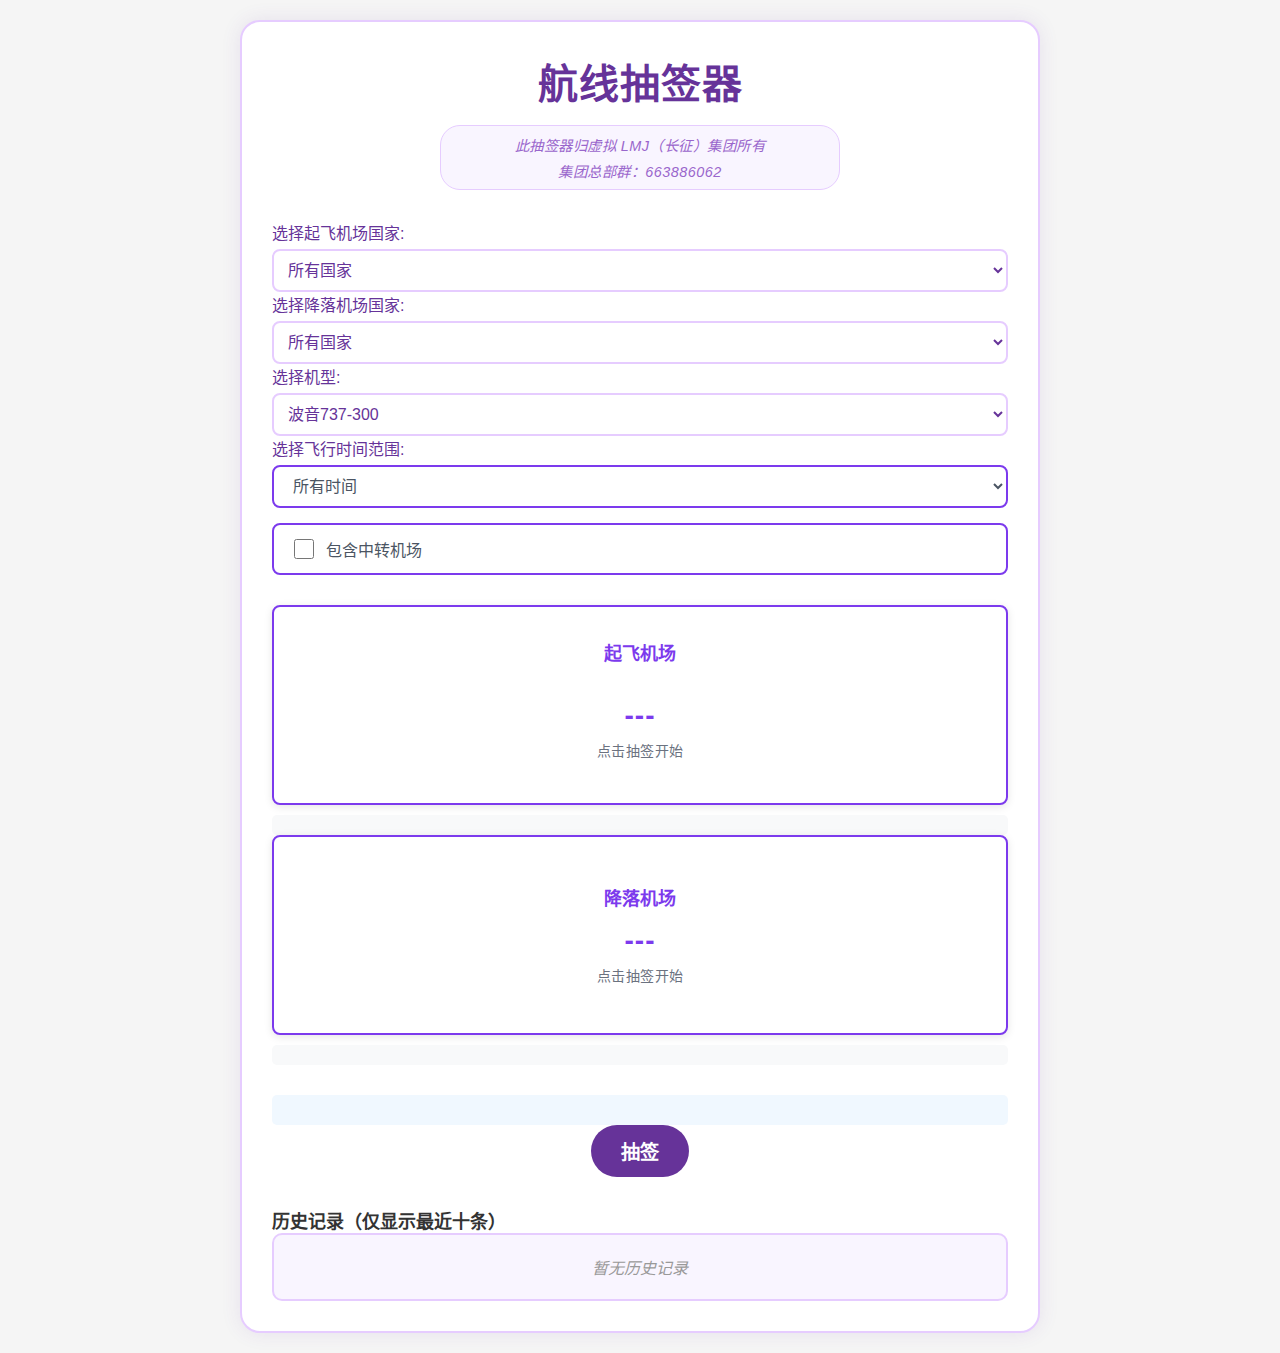
<file: index.html>
<!DOCTYPE html>
<html lang="zh-CN">
<head>
    <meta charset="UTF-8">
    <meta name="viewport" content="width=device-width, initial-scale=1.0">
    <title>航线抽签器</title>
    <link rel="stylesheet" href="style.css">
</head>
<body>
    <div class="container">
        <!-- 标题区域 -->
        <div class="header">
            <h1>航线抽签器</h1>
            <!-- 管理员控制区域 -->
            <div class="admin-controls">
                <p class="copyright">此抽签器归虚拟 LMJ（长征）集团所有</p>
                <p class="copyright">集团总部群：663886062</p>
            </div>
        </div> 

        <!-- 选择区域 -->
        <div class="selection-area">
            <div class="row justify-content-center">
                <div class="col-md-5">
                    <label for="departure-country" class="form-label">选择起飞机场国家:</label>
                    <select id="departure-country" class="form-select">
                        <option value="all">所有国家</option>
                        <option value="china">中国</option>
                        <option value="japan">日本</option>
                        <option value="korea">韩国</option>
                        <option value="thailand">泰国</option>
                        <option value="singapore">新加坡</option>
                        <option value="india">印度</option>
                        <option value="uae">阿联酋</option>
                        <option value="uk">英国</option>
                        <option value="france">法国</option>
                        <option value="germany">德国</option>
                        <option value="spain">西班牙</option>
                        <option value="netherlands">荷兰</option>
                        <option value="switzerland">瑞士</option>
                        <option value="turkey">土耳其</option>
                        <option value="italy">意大利</option>
                        <option value="russia">俄罗斯</option>
                        <option value="usa">美国</option>
                        <option value="canada">加拿大</option>
                        <option value="australia">澳大利亚</option>
                        <option value="newzealand">新西兰</option>
                        <option value="brazil">巴西</option>
                        <option value="argentina">阿根廷</option>
                        <option value="colombia">哥伦比亚</option>
                        <option value="mexico">墨西哥</option>
                        <option value="southafrica">南非</option>
                        <option value="saudiarabia">沙特阿拉伯</option>
                        <option value="qatar">卡塔尔</option>
                        <option value="kuwait">科威特</option>
                        <option value="bahrain">巴林</option>
                    </select>
                </div>
                <div class="col-md-5">
                    <label for="arrival-country" class="form-label">选择降落机场国家:</label>
                    <select id="arrival-country" class="form-select">
                        <option value="all">所有国家</option>
                        <option value="china">中国</option>
                        <option value="japan">日本</option>
                        <option value="korea">韩国</option>
                        <option value="thailand">泰国</option>
                        <option value="singapore">新加坡</option>
                        <option value="india">印度</option>
                        <option value="uae">阿联酋</option>
                        <option value="uk">英国</option>
                        <option value="france">法国</option>
                        <option value="germany">德国</option>
                        <option value="spain">西班牙</option>
                        <option value="netherlands">荷兰</option>
                        <option value="switzerland">瑞士</option>
                        <option value="turkey">土耳其</option>
                        <option value="italy">意大利</option>
                        <option value="russia">俄罗斯</option>
                        <option value="usa">美国</option>
                        <option value="canada">加拿大</option>
                        <option value="australia">澳大利亚</option>
                        <option value="newzealand">新西兰</option>
                        <option value="brazil">巴西</option>
                        <option value="argentina">阿根廷</option>
                        <option value="colombia">哥伦比亚</option>
                        <option value="mexico">墨西哥</option>
                        <option value="southafrica">南非</option>
                        <option value="saudiarabia">沙特阿拉伯</option>
                        <option value="qatar">卡塔尔</option>
                        <option value="kuwait">科威特</option>
                        <option value="bahrain">巴林</option>
                    </select>
                </div>
            </div>
            <div class="row justify-content-center mt-4">
                <div class="col-md-10">
                    <label for="aircraft-type" class="form-label">选择机型:</label>
                    <select id="aircraft-type" class="form-select">
                        <!-- 波音系列 -->
                        <optgroup label="波音系列">
                            <option value="b737-300">波音737-300</option>
                            <option value="b737-700">波音737-700</option>
                            <option value="b737-800">波音737-800</option>
                            <option value="b737-max8">波音737 MAX 8</option>
                            <option value="b747-400">波音747-400</option>
                            <option value="b747-8">波音747-8</option>
                            <option value="b757-200">波音757-200</option>
                            <option value="b767-300">波音767-300</option>
                            <option value="b777-200">波音777-200</option>
                            <option value="b777-300er">波音777-300ER</option>
                            <option value="b777x">波音777X</option>
                            <option value="b787-8">波音787-8</option>
                            <option value="b787-9">波音787-9</option>
                            <option value="b787-10">波音787-10</option>
                            <option value="b797">波音797</option>
                        </optgroup>
                        
                        <!-- 空客系列 -->
                        <optgroup label="空客系列">
                            <option value="a319">空客A319</option>
                            <option value="a320">空客A320</option>
                            <option value="a320neo">空客A320neo</option>
                            <option value="a321">空客A321</option>
                            <option value="a321neo">空客A321neo</option>
                            <option value="a330-200">空客A330-200</option>
                            <option value="a330-300">空客A330-300</option>
                            <option value="a330neo">空客A330neo</option>
                            <option value="a340-300">空客A340-300</option>
                            <option value="a340-600">空客A340-600</option>
                            <option value="a350-900">空客A350-900</option>
                            <option value="a350-1000">空客A350-1000</option>
                            <option value="a380">空客A380</option>
                        </optgroup>
                        
                        <!-- 其他制造商 -->
                        <optgroup label="其他制造商">
                            <option value="embraer-175">巴西航空ERJ-175</option>
                            <option value="embraer-190">巴西航空ERJ-190</option>
                            <option value="embraer-e195">巴西航空E195-E2</option>
                            <option value="crj-900">庞巴迪CRJ-900</option>
                            <option value="atr-72">ATR-72</option>
                            <option value="dhc-8">庞巴迪Dash 8</option>
                            <option value="tu-204">图波列夫TU-204</option>
                            <option value="il-96">伊留申IL-96</option>
                            <option value="c919">中国商飞C919</option>
                            <option value="comac-c929">中国商飞C929</option>
                            <option value="an-124">安东诺夫AN-124</option>
                            <option value="concorde">协和号（超音速）</option>
                        </optgroup>
                    </select>
                </div>
            </div>
            <div class="row justify-content-center mt-4">
                <div class="col-md-10">
                    <label for="flight-time-range" class="form-label">选择飞行时间范围:</label>
                    <select id="flight-time-range" class="form-select custom-select">
                        <option value="all">所有时间</option>
                        <option value="ultrashort">超短途 (1-2小时)</option>
                        <option value="short">短途 (2-5小时)</option>
                        <option value="medium">中长途 (5-12小时)</option>
                        <option value="long">长途 (12-20小时)</option>
                        <option value="ultralong">超远长途 (20小时以上)</option>
                    </select>
                    <div class="form-check mt-3 custom-check-container">
                        <input class="form-check-input custom-checkbox" type="checkbox" id="include-stopover" value="">
                        <label class="form-check-label custom-checkbox-label" for="include-stopover">
                            包含中转机场
                        </label>
                    </div>
                </div>
            </div>
        </div>

        <!-- 机场显示区域 - 支持中转机场 -->
        <div class="airport-display-area">
            <div class="row justify-content-center">
                <!-- 起飞机场及其信息区域 -->
                <div class="col-md-3 airport-section">
                    <div class="airport-card stopover-card transfer-box">
                        <h3>起飞机场</h3>
                        <div id="departure-airport" class="airport-info">
                            <p class="code">---</p>
                            <p class="name">点击抽签开始</p>
                        </div>
                    </div>
                    <div id="first-segment-info" class="flight-segment-info">
                        <!-- 第一段飞行信息将在这里显示 -->
                    </div>
                </div>
                

                
                <!-- 中转机场区域，默认隐藏 -->
                <div class="col-md-3 airport-section" id="stopover-container" style="display: none;">
                    <div class="airport-card stopover-card transfer-box">
                        <h3>中转机场</h3>
                        <div id="stopover-airport" class="airport-info">
                            <p class="code">---</p>
                            <p class="name">中转机场</p>
                        </div>
                    </div>
                    <div id="second-segment-info" class="flight-segment-info">
                        <!-- 第二段飞行信息将在这里显示 -->
                    </div>
                </div>
                

                
                <!-- 降落机场及其信息区域 -->
                <div class="col-md-3 airport-section">
                    <div class="airport-card stopover-card transfer-box">
                        <div id="arrival-airport" class="airport-info">
                            <h3>降落机场</h3>
                            <p class="code">---</p>
                            <p class="name">点击抽签开始</p>
                        </div>
                    </div>
                    <div id="total-flight-info" class="flight-segment-info">
                        <!-- 总飞行信息将在这里显示 -->
                    </div>
                </div>
            </div>
        </div>
        
        <!-- 非中转模式下的中间信息显示区域 -->
        <div id="flight-info" class="flight-info">
            <!-- 非中转模式下的飞行信息将在这里动态显示 -->
        </div>
        
        <style>
            /* 中转机场相关样式 */
            .airport-card {
                background-color: #ffffff;
                border: 2px solid #7c3aed;
                border-radius: 8px;
                padding: 25px 30px;
                text-align: center;
                transition: all 0.3s ease-in-out;
                box-shadow: 0 2px 8px rgba(0,0,0,0.1);
                width: 100%;
                min-height: 200px;
                display: flex;
                flex-direction: column;
                justify-content: center;
            }
            
            .airport-card h3 {
                color: #7c3aed;
                margin-bottom: 15px;
                font-size: 18px;
                font-weight: 600;
            }
            
            .airport-card .airport-info .code {
                color: #7c3aed;
                font-size: 28px;
                font-weight: bold;
                margin: 10px 0;
            }
            
            .airport-card .airport-info .name {
                color: #6b7280;
                font-size: 14px;
                line-height: 1.4;
            }
            
            .stopover-card, .transfer-box {
                /* 继承airport-card的样式 */
            }
            
            /* 自定义复选框容器样式 */
            .custom-check-container {
                background-color: #ffffff;
                border: 2px solid #7c3aed;
                border-radius: 8px;
                padding: 12px 20px;
                display: flex;
                align-items: center;
                margin-top: 15px;
            }
            
            /* 自定义复选框样式 */
            .custom-checkbox {
                width: 20px;
                height: 20px;
                border: 2px solid #7c3aed;
                border-radius: 4px;
                margin-right: 12px;
                cursor: pointer;
            }
            
            .custom-checkbox:checked {
                background-color: #7c3aed;
                border-color: #7c3aed;
            }
            
            /* 自定义复选框标签样式 */
            .custom-checkbox-label {
                font-size: 16px;
                color: #4b5563;
                cursor: pointer;
                margin-bottom: 0;
                flex: 1;
            }
            
            /* 自定义选择框样式 */
            .custom-select {
                background-color: #ffffff;
                border: 2px solid #7c3aed;
                border-radius: 8px;
                padding: 10px 15px;
                font-size: 16px;
                color: #4b5563;
                width: 100%;
                cursor: pointer;
                transition: border-color 0.3s ease;
            }
            
            .custom-select:focus {
                border-color: #7c3aed;
                box-shadow: 0 0 0 2px rgba(124, 58, 237, 0.2);
                outline: none;
            }
            
            .custom-select option {
                padding: 8px;
                background-color: #ffffff;
                color: #4b5563;
            }
            
            .transfer-arrow {
                font-size: 24px;
                color: #007bff;
                font-weight: bold;
            }
            
            .flight-info .segment {
                margin-bottom: 10px;
                padding-bottom: 10px;
                border-bottom: 1px solid #ddd;
            }
            
            .flight-info .segment-title {
                font-weight: bold;
                color: #333;
                margin-bottom: 5px;
            }
            
            .flight-info .transfer {
                color: #ffc107;
                font-weight: bold;
                margin: 5px 0;
            }
            
            .flight-info .total {
                margin-top: 15px;
                padding-top: 10px;
                border-top: 2px solid #007bff;
            }
            
            .flight-info .total-title {
                font-weight: bold;
                color: #333;
                margin-bottom: 5px;
            }
            
            /* 新的机场区域样式 */
            .airport-section {
                display: flex;
                flex-direction: column;
                align-items: center;
            }
            
            .flight-segment-info {
                width: 100%;
                margin-top: 10px;
                padding: 10px;
                background-color: #f8f9fa;
                border-radius: 5px;
                text-align: center;
                font-size: 14px;
            }
            
            .flight-segment-info p {
                margin: 3px 0;
            }
            
            .flight-segment-info .distance {
                color: #007bff;
                font-weight: bold;
            }
            
            .flight-segment-info .time {
                color: #28a745;
                font-weight: bold;
            }
            
            .flight-segment-info .segment-label {
                font-weight: bold;
                color: #666;
                font-size: 12px;
            }
            
            /* 非中转模式下的中间信息显示区域样式 */
            .flight-info {
                text-align: center;
                padding: 15px;
                background-color: #f0f8ff;
                border-radius: 5px;
                margin-top: 10px;
                display: none; /* 默认隐藏，在非中转模式下显示 */
            }
            
            .flight-info .distance {
                font-size: 18px;
                color: #007bff;
                font-weight: bold;
            }
            
            .flight-info .time {
                font-size: 16px;
                color: #555;
            }
            
            /* 响应式调整 */
            @media (max-width: 768px) {
                .airport-display-area .row {
                    flex-direction: column;
                }
                
                .airport-card {
                    margin-bottom: 15px;
                    width: 100% !important;
                }
                
                .airport-section {
                    width: 100%;
                    margin-bottom: 15px;
                }
                
                .transfer-arrow {
                    transform: rotate(90deg);
                    margin: 10px 0;
                }
                
                .second-arrow {
                    display: none;
                }
                
                #stopover-container {
                    order: 3;
                }
                
                .flight-info-area {
                    order: 4;
                }
            }
        </style>

        <!-- 抽签按钮 -->
        <div class="draw-button-area">
            <button id="draw-btn" class="btn draw-btn">抽签</button>
        </div>

        <!-- 历史记录区域 -->
        <div class="history-area">
            <h2>历史记录（仅显示最近十条）</h2>
            <div id="history-list" class="history-list">
                <!-- 历史记录将通过JavaScript动态添加 -->
                <p class="no-history">暂无历史记录</p>
            </div>
        </div>
    </div>

    <link rel="stylesheet" href="https://cdnjs.cloudflare.com/ajax/libs/font-awesome/6.0.0/css/all.min.css">
    <script src="app.js"></script>
</body>
</html>
</file>
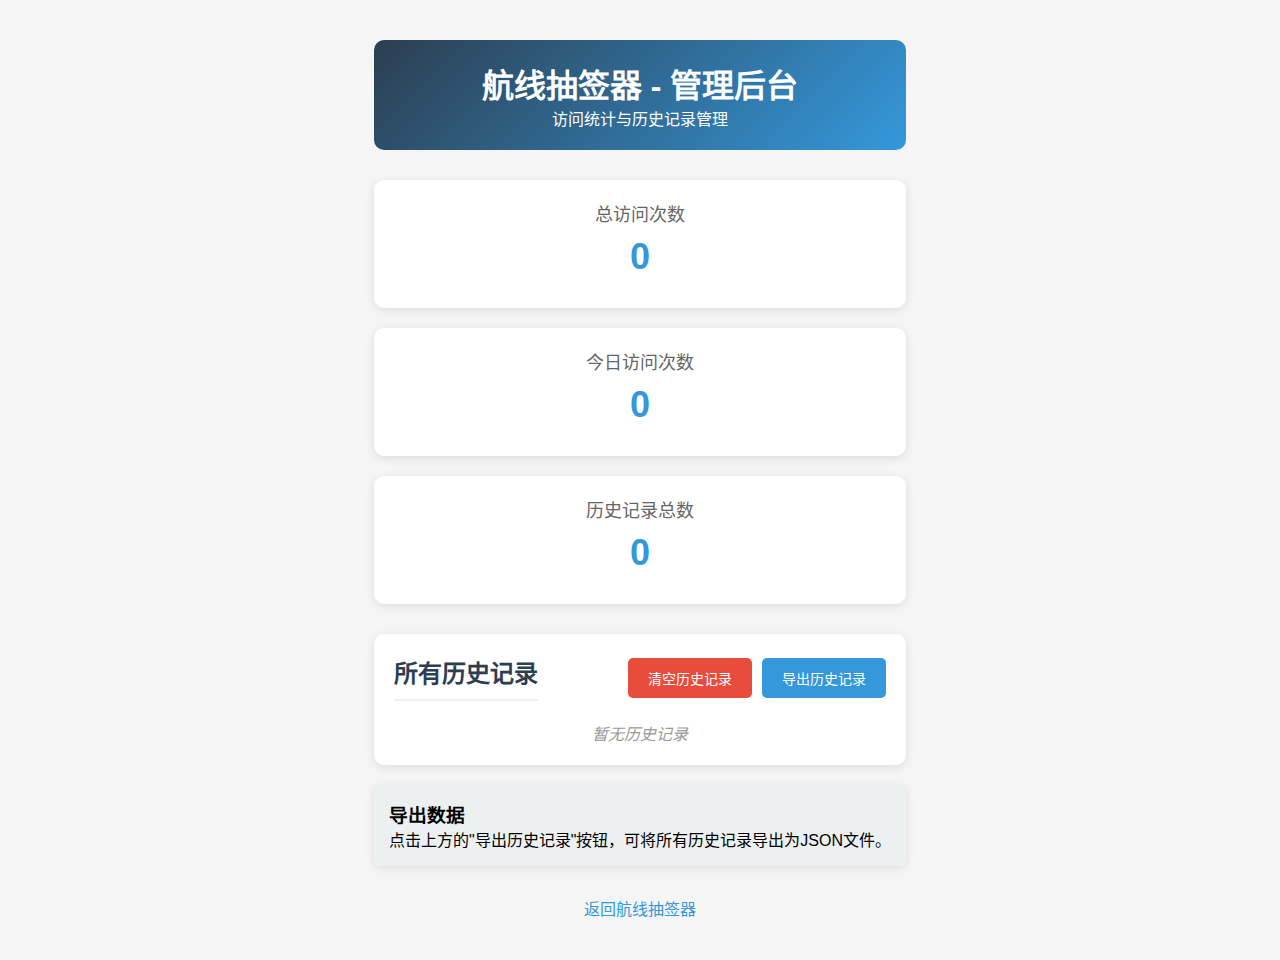
<file: admin.html>
<!DOCTYPE html>
<html lang="zh-CN">
<head>
    <meta charset="UTF-8">
    <meta name="viewport" content="width=device-width, initial-scale=1.0">
    <title>航线抽签器 - 管理后台</title>
    <link rel="stylesheet" href="style.css">
    <style>
        .admin-container {
            max-width: 1200px;
            margin: 0 auto;
            padding: 20px;
        }
        
        .admin-header {
            text-align: center;
            margin-bottom: 30px;
            padding: 20px;
            background: linear-gradient(135deg, #2c3e50, #3498db);
            color: white;
            border-radius: 10px;
        }
        
        .stats-cards {
            display: grid;
            grid-template-columns: repeat(auto-fit, minmax(300px, 1fr));
            gap: 20px;
            margin-bottom: 30px;
        }
        
        .stat-card {
            background: white;
            padding: 20px;
            border-radius: 10px;
            box-shadow: 0 2px 10px rgba(0,0,0,0.1);
            text-align: center;
        }
        
        .stat-number {
            font-size: 36px;
            font-weight: bold;
            color: #3498db;
            margin: 10px 0;
        }
        
        .stat-label {
            color: #666;
            font-size: 18px;
        }
        
        .admin-section {
            background: white;
            padding: 20px;
            border-radius: 10px;
            box-shadow: 0 2px 10px rgba(0,0,0,0.1);
            margin-bottom: 20px;
        }
        
        .admin-section h2 {
            color: #2c3e50;
            margin-top: 0;
            border-bottom: 2px solid #ecf0f1;
            padding-bottom: 10px;
        }
        
        .full-history {
            max-height: 600px;
            overflow-y: auto;
        }
        
        .history-item {
            padding: 15px;
            border-bottom: 1px solid #ecf0f1;
            transition: background-color 0.3s;
        }
        
        .history-item:hover {
            background-color: #f8f9fa;
        }
        
        .history-controls {
            display: flex;
            justify-content: space-between;
            align-items: center;
            margin-bottom: 20px;
        }
        
        .admin-actions {
            display: flex;
            gap: 10px;
        }
        
        .btn {
            padding: 10px 20px;
            border: none;
            border-radius: 5px;
            cursor: pointer;
            font-size: 14px;
            transition: background-color 0.3s;
        }
        
        .btn-primary {
            background-color: #3498db;
            color: white;
        }
        
        .btn-primary:hover {
            background-color: #2980b9;
        }
        
        .btn-danger {
            background-color: #e74c3c;
            color: white;
        }
        
        .btn-danger:hover {
            background-color: #c0392b;
        }
        
        .btn-secondary {
            background-color: #95a5a6;
            color: white;
        }
        
        .btn-secondary:hover {
            background-color: #7f8c8d;
        }
        
        .export-data {
            margin-top: 20px;
            padding: 15px;
            background-color: #ecf0f1;
            border-radius: 5px;
        }
        
        .back-link {
            text-align: center;
            margin-top: 30px;
        }
        
        .back-link a {
            color: #3498db;
            text-decoration: none;
            font-size: 16px;
        }
        
        .back-link a:hover {
            text-decoration: underline;
        }
    </style>
</head>
<body>
    <div class="admin-container">
        <div class="admin-header">
            <h1>航线抽签器 - 管理后台</h1>
            <p>访问统计与历史记录管理</p>
        </div>
        
        <!-- 统计卡片 -->
        <div class="stats-cards">
            <div class="stat-card">
                <div class="stat-label">总访问次数</div>
                <div id="total-visits" class="stat-number">0</div>
            </div>
            <div class="stat-card">
                <div class="stat-label">今日访问次数</div>
                <div id="today-visits" class="stat-number">0</div>
            </div>
            <div class="stat-card">
                <div class="stat-label">历史记录总数</div>
                <div id="total-history" class="stat-number">0</div>
            </div>
        </div>
        
        <!-- 历史记录管理 -->
        <div class="admin-section">
            <div class="history-controls">
                <h2>所有历史记录</h2>
                <div class="admin-actions">
                    <button id="clear-history" class="btn btn-danger">清空历史记录</button>
                    <button id="export-history" class="btn btn-primary">导出历史记录</button>
                </div>
            </div>
            
            <div id="full-history" class="full-history">
                <p class="no-history">暂无历史记录</p>
            </div>
        </div>
        
        <!-- 导出数据区域 -->
        <div class="admin-section export-data">
            <h3>导出数据</h3>
            <p>点击上方的"导出历史记录"按钮，可将所有历史记录导出为JSON文件。</p>
        </div>
        
        <div class="back-link">
            <a href="index.html">返回航线抽签器</a>
        </div>
    </div>

    <script>
        // 获取DOM元素
        const totalVisitsElement = document.getElementById('total-visits');
        const todayVisitsElement = document.getElementById('today-visits');
        const totalHistoryElement = document.getElementById('total-history');
        const fullHistoryElement = document.getElementById('full-history');
        const clearHistoryButton = document.getElementById('clear-history');
        const exportHistoryButton = document.getElementById('export-history');
        
        // 国家映射（从app.js复制）
        const countryMap = {
            'china': '中国',
            'japan': '日本',
            'korea': '韩国',
            'thailand': '泰国',
            'singapore': '新加坡',
            'india': '印度',
            'uae': '阿联酋',
            'uk': '英国',
            'france': '法国',
            'germany': '德国',
            'spain': '西班牙',
            'netherlands': '荷兰',
            'switzerland': '瑞士',
            'turkey': '土耳其',
            'italy': '意大利',
            'russia': '俄罗斯',
            'usa': '美国',
            'canada': '加拿大',
            'australia': '澳大利亚',
            'newzealand': '新西兰',
            'brazil': '巴西',
            'argentina': '阿根廷',
            'colombia': '哥伦比亚',
            'mexico': '墨西哥',
            'southafrica': '南非',
            'saudiarabia': '沙特阿拉伯',
            'qatar': '卡塔尔',
            'kuwait': '科威特',
            'bahrain': '巴林'
        };
        
        // 加载访问统计
        function loadVisitStats() {
            // 获取访问统计数据
            const visitsData = JSON.parse(localStorage.getItem('visitStats') || '{"total": 0, "today": 0, "lastVisit": ""}');
            
            // 显示统计数据
            totalVisitsElement.textContent = visitsData.total;
            todayVisitsElement.textContent = visitsData.today;
        }
        
        // 加载并显示所有历史记录
        function loadAndDisplayHistory() {
            // 从localStorage加载历史记录
            const history = JSON.parse(localStorage.getItem('flightDrawHistory') || '[]');
            
            // 更新历史记录总数
            totalHistoryElement.textContent = history.length;
            
            // 如果没有历史记录
            if (history.length === 0) {
                fullHistoryElement.innerHTML = '<p class="no-history">暂无历史记录</p>';
                return;
            }
            
            let html = '';
            
            // 遍历所有历史记录
            history.forEach((route, index) => {
                let routeHtml = `${route.departure.code} → ${route.arrival.code}`;
                let routeNameHtml = `${route.departure.name} → ${route.arrival.name}`;
                let distanceHtml = `<p>飞行距离: ${route.distance} km</p>`;
                let timeHtml = `<p>预计飞行时间: ${route.flightTime}</p>`;
                let stopoverHtml = '';
                
                if (route.stopover) {
                    const stopoverCountry = countryMap[route.stopover.country] || route.stopover.country;
                    routeHtml = `${route.departure.code} → ${route.stopover.code} → ${route.arrival.code}`;
                    routeNameHtml = `${route.departure.name} → ${route.stopover.name}（${stopoverCountry}）→ ${route.arrival.name}`;
                    distanceHtml = `
                        <p>第一段距离: ${route.distance1} km</p>
                        <p>第二段距离: ${route.distance2} km</p>
                        <p>总飞行距离: ${route.totalDistance} km</p>
                    `;
                    timeHtml = `
                        <p>第一段时间: ${route.flightTime1}</p>
                        <p>第二段时间: ${route.flightTime2}</p>
                        <p>预计飞行时间: ${route.flightTime}（仅计算预计飞行时间）</p>
                    `;
                    stopoverHtml = `<p><small>中转机场: ${route.stopover.code} - ${route.stopover.name}（${stopoverCountry}）</small></p>`;
                }
                
                html += `
                    <div class="history-item">
                        <div style="display: flex; justify-content: space-between; align-items: center;">
                            <p><strong>记录 ${index + 1}:</strong> ${routeHtml}</p>
                            <p class="timestamp">${route.timestamp}</p>
                        </div>
                        <p>${routeNameHtml}</p>
                        ${stopoverHtml}
                        <p>机型: ${route.aircraft}</p>
                        ${distanceHtml}
                        ${timeHtml}
                    </div>
                `;
            });
            
            fullHistoryElement.innerHTML = html;
        }
        
        // 清空历史记录
        clearHistoryButton.addEventListener('click', function() {
            if (confirm('确定要清空所有历史记录吗？此操作不可恢复！')) {
                localStorage.removeItem('flightDrawHistory');
                loadAndDisplayHistory();
                alert('历史记录已清空');
            }
        });
        
        // 导出历史记录为JSON文件
        exportHistoryButton.addEventListener('click', function() {
            const history = JSON.parse(localStorage.getItem('flightDrawHistory') || '[]');
            
            if (history.length === 0) {
                alert('没有历史记录可以导出');
                return;
            }
            
            // 创建JSON字符串
            const jsonString = JSON.stringify(history, null, 2);
            
            // 创建Blob对象
            const blob = new Blob([jsonString], { type: 'application/json' });
            
            // 创建下载链接
            const url = URL.createObjectURL(blob);
            const a = document.createElement('a');
            a.href = url;
            a.download = `flight-history-${new Date().toISOString().split('T')[0]}.json`;
            
            // 触发下载
            document.body.appendChild(a);
            a.click();
            
            // 清理
            document.body.removeChild(a);
            URL.revokeObjectURL(url);
        });
        
        // 初始化
        function init() {
            loadVisitStats();
            loadAndDisplayHistory();
        }
        
        // 页面加载完成后初始化
        document.addEventListener('DOMContentLoaded', init);
    </script>
</body>
</html>
</file>
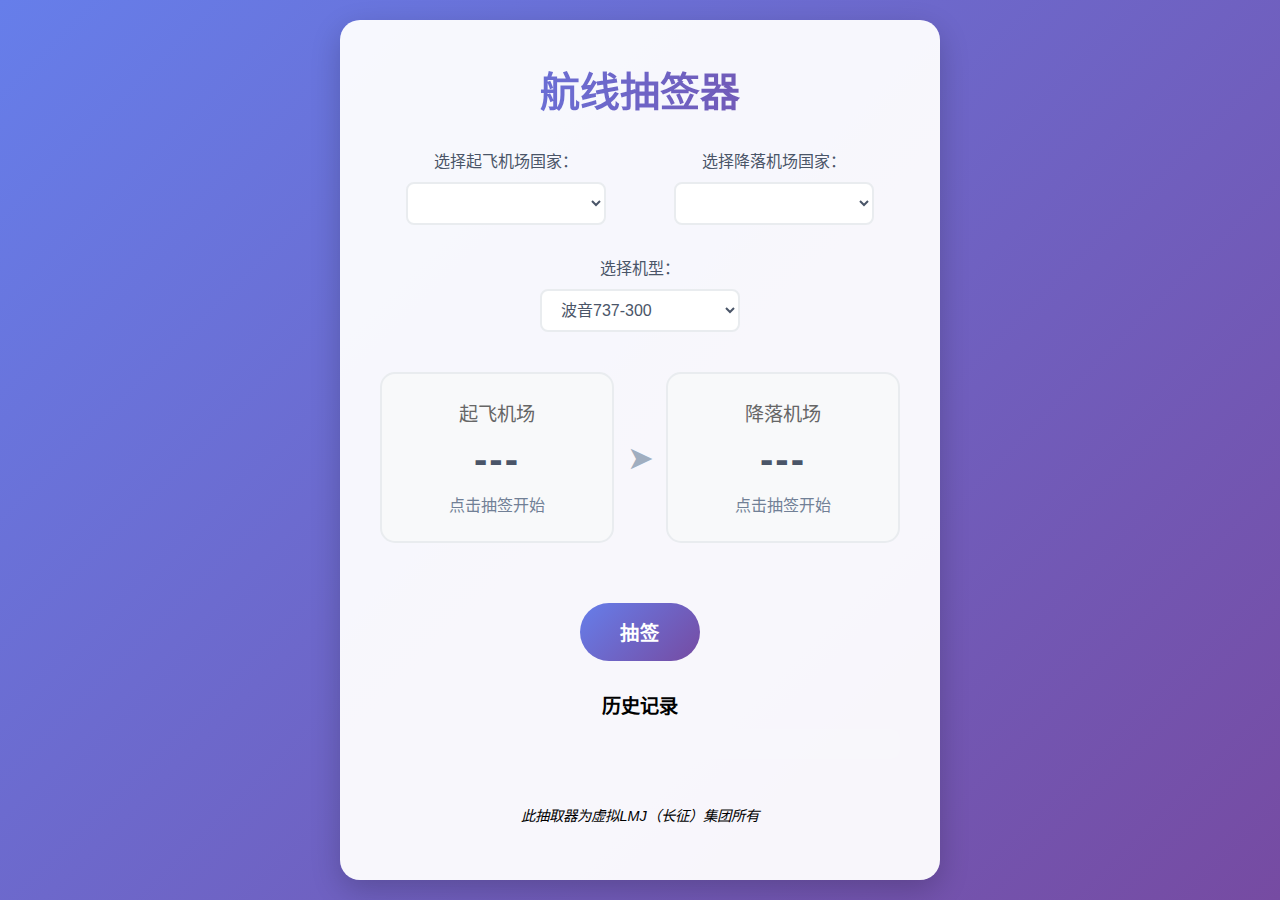
<file: 航线抽签器.html>
<!DOCTYPE html>
<html lang="zh-CN">
<head>
    <meta charset="UTF-8">
    <meta name="viewport" content="width=device-width, initial-scale=1.0">
    <title>航线抽签器</title>
    <style>
        * {
            margin: 0;
            padding: 0;
            box-sizing: border-box;
            font-family: 'Segoe UI', Tahoma, Geneva, Verdana, sans-serif;
        }
        
        body {
            background: linear-gradient(135deg, #667eea 0%, #764ba2 100%);
            min-height: 100vh;
            display: flex;
            justify-content: center;
            align-items: center;
            padding: 20px;
        }
        
        .container {
            background: rgba(255, 255, 255, 0.95);
            border-radius: 20px;
            padding: 40px;
            box-shadow: 0 10px 30px rgba(0, 0, 0, 0.2);
            text-align: center;
            max-width: 600px;
            width: 100%;
        }
        
        h1 {
            color: #333;
            margin-bottom: 30px;
            font-size: 2.5rem;
            font-weight: 700;
            background: linear-gradient(to right, #667eea, #764ba2);
            -webkit-background-clip: text;
            background-clip: text;
            color: transparent;
        }
        
        .airport-display {
            display: flex;
            justify-content: space-between;
            align-items: center;
            margin: 40px 0;
            position: relative;
        }
        
        .airport {
            background: #f8f9fa;
            border: 2px solid #e9ecef;
            border-radius: 15px;
            padding: 25px;
            width: 45%;
            transition: all 0.3s ease;
        }
        
        .airport:hover {
            transform: translateY(-5px);
            box-shadow: 0 5px 15px rgba(0, 0, 0, 0.1);
        }
        
        .airport h2 {
            font-size: 1.2rem;
            color: #666;
            margin-bottom: 10px;
            font-weight: 500;
        }
        
        .airport-code {
            font-size: 2.5rem;
            font-weight: 700;
            color: #4a5568;
            letter-spacing: 2px;
            margin-bottom: 10px;
        }
        
        .airport-name {
            font-size: 1rem;
            color: #718096;
        }
        
        .arrow {
            font-size: 2rem;
            color: #a0aec0;
            animation: pulse 2s infinite;
        }
        
        @keyframes pulse {
            0% { transform: scale(1); }
            50% { transform: scale(1.1); }
            100% { transform: scale(1); }
        }
        
        .btn {
            background: linear-gradient(135deg, #667eea 0%, #764ba2 100%);
            color: white;
            border: none;
            padding: 15px 40px;
            font-size: 1.2rem;
            font-weight: 600;
            border-radius: 50px;
            cursor: pointer;
            transition: all 0.3s ease;
            outline: none;
            margin-top: 20px;
            text-transform: uppercase;
            letter-spacing: 1px;
        }
        
        .btn:hover {
            transform: translateY(-3px);
            box-shadow: 0 10px 20px rgba(102, 126, 234, 0.4);
        }
        
        .btn:active {
            transform: translateY(-1px);
        }
        
        /* 已添加机场列表样式 */
        .airports-list-container {
            margin-top: 30px;
        }
        
        .airports-list-container h3 {
            margin-bottom: 10px;
            font-size: 1.2rem;
        }
        
        .airports-list {
            background-color: rgba(255, 255, 255, 0.1);
            border-radius: 8px;
            padding: 15px;
            max-height: 200px;
            overflow-y: auto;
            display: grid;
            grid-template-columns: repeat(auto-fill, minmax(200px, 1fr));
            gap: 10px;
        }
        
        .airport-item {
            background-color: rgba(255, 255, 255, 0.05);
            padding: 10px;
            border-radius: 6px;
            transition: background-color 0.3s ease;
        }
        
        .airport-item:hover {
            background-color: rgba(255, 255, 255, 0.1);
        }
        
        .airport-item-code {
            font-weight: bold;
            color: #667eea;
            font-size: 1.1rem;
        }
        
        .airport-item-name {
            font-size: 0.9rem;
            margin-top: 3px;
        }
        
        .airport-item-country {
            font-size: 0.8rem;
            color: #aaa;
            margin-top: 2px;
        }
        
        /* 历史记录样式 */
        .history {
            margin-top: 30px;
        }
        
        .history h3 {
            margin-bottom: 10px;
            font-size: 1.2rem;
        }
        
        .history-list {
            background-color: rgba(255, 255, 255, 0.1);
            border-radius: 8px;
            padding: 15px;
            max-height: 200px;
            overflow-y: auto;
        }
        
        .history-item {
            padding: 8px 0;
            border-bottom: 1px solid rgba(255, 255, 255, 0.1);
            font-size: 0.9rem;
        }
        
        .history-item:last-child {
            border-bottom: none;
        }
        
        /* 归属提示样式 */
        .owner-info {
            margin-top: 30px;
            padding: 15px;
            background-color: rgba(255, 255, 255, 0.05);
            border-radius: 8px;
            text-align: center;
            font-style: italic;
            color: #000000;
            font-size: 0.9rem;
        }
        
        /* 国家选择样式 */
        .country-selection {
            display: flex;
            justify-content: space-around;
            margin-bottom: 30px;
            flex-wrap: wrap;
            gap: 15px;
        }
        
        /* 头部操作按钮 */
        .header-actions {
            display: flex;
            justify-content: flex-end;
            gap: 10px;
            margin-bottom: 20px;
        }
        
        .btn-small {
            background: linear-gradient(135deg, #667eea 0%, #764ba2 100%);
            color: white;
            border: none;
            padding: 8px 15px;
            font-size: 0.9rem;
            font-weight: 500;
            border-radius: 20px;
            cursor: pointer;
            transition: all 0.3s ease;
            outline: none;
        }
        
        .btn-small:hover {
            transform: translateY(-2px);
            box-shadow: 0 5px 10px rgba(102, 126, 234, 0.3);
        }
        
        /* 模态框样式 */
        .modal {
            display: none;
            position: fixed;
            z-index: 1;
            left: 0;
            top: 0;
            width: 100%;
            height: 100%;
            overflow: auto;
            background-color: rgb(0,0,0);
            background-color: rgba(0,0,0,0.4);
            padding-top: 60px;
        }
        
        .modal-content {
            background-color: #fefefe;
            margin: 5% auto;
            padding: 30px;
            border: 1px solid #888;
            width: 90%;
            max-width: 500px;
            border-radius: 15px;
            box-shadow: 0 10px 30px rgba(0, 0, 0, 0.3);
        }
        
        .close {
            color: #aaa;
            float: right;
            font-size: 28px;
            font-weight: bold;
            cursor: pointer;
            transition: color 0.3s ease;
        }
        
        .close:hover,
        .close:focus {
            color: #667eea;
            text-decoration: none;
        }
        
        /* 表单样式 */
        .form-group {
            margin-bottom: 20px;
            text-align: left;
        }
        
        .form-group label {
            display: block;
            margin-bottom: 8px;
            color: #4a5568;
            font-weight: 500;
        }
        
        .form-group input {
            width: 100%;
            padding: 12px;
            border: 2px solid #e9ecef;
            border-radius: 8px;
            font-size: 1rem;
            transition: all 0.3s ease;
        }
        
        .form-group input:focus {
            outline: none;
            border-color: #667eea;
            box-shadow: 0 0 0 3px rgba(102, 126, 234, 0.1);
        }
        
        .message {
            margin-top: 15px;
            padding: 10px;
            border-radius: 5px;
            text-align: center;
            font-size: 0.9rem;
        }
        
        .message.success {
            background-color: #d4edda;
            color: #155724;
            border: 1px solid #c3e6cb;
        }
        
        .message.error {
            background-color: #f8d7da;
            color: #721c24;
            border: 1px solid #f5c6cb;
        }
        
        .message.warning {
            background-color: rgba(255, 165, 0, 0.1);
            color: #facc15;
            border: 1px solid #facc15;
        }
        
        .selection-group {
            display: flex;
            flex-direction: column;
            align-items: center;
            gap: 10px;
            flex: 1;
            min-width: 200px;
        }
        
        .selection-group label {
            font-size: 1rem;
            color: #4a5568;
            font-weight: 500;
        }
        
        .country-select {
            padding: 10px 15px;
            border: 2px solid #e9ecef;
            border-radius: 8px;
            font-size: 1rem;
            background-color: white;
            color: #4a5568;
            cursor: pointer;
            width: 100%;
            max-width: 200px;
            transition: all 0.3s ease;
        }
        
        .country-select:hover {
            border-color: #667eea;
        }
        
        .country-select:focus {
            outline: none;
            border-color: #667eea;
            box-shadow: 0 0 0 3px rgba(102, 126, 234, 0.1);
        }
        
        @media (max-width: 500px) {
            .container {
                padding: 20px;
            }
            
            h1 {
                font-size: 2rem;
            }
            
            .airport-display {
                flex-direction: column;
                gap: 20px;
            }
            
            .airport {
                width: 100%;
            }
            
            .arrow {
                transform: rotate(90deg);
                margin: 10px 0;
            }
        }
    </style>
</head>
<body>
    <div class="container">
        <h1>航线抽签器</h1>
        
        <!-- 移除了登录和添加机场功能 -->
        
        <div class="country-selection">
            <div class="selection-group">
                <label for="departure-country">选择起飞机场国家：</label>
                <select id="departure-country" class="country-select"></select>
            </div>
            <div class="selection-group">
                <label for="arrival-country">选择降落机场国家：</label>
                <select id="arrival-country" class="country-select"></select>
            </div>
        </div>
        
        <!-- 机型选择 -->
        <div style="margin-bottom: 20px;">
            <div class="selection-group">
                <label for="aircraft-type">选择机型：</label>
                <select id="aircraft-type" class="country-select">
                    <!-- 波音737系列 -->
                    <option value="B737-300">波音737-300</option>
                    <option value="B737-400">波音737-400</option>
                    <option value="B737-500">波音737-500</option>
                    <option value="B737-600">波音737-600</option>
                    <option value="B737-700">波音737-700</option>
                    <option value="B737-800">波音737-800</option>
                    <option value="B737-900">波音737-900</option>
                    <option value="B737-900ER">波音737-900ER</option>
                    <option value="B737-MAX7">波音737 MAX 7</option>
                    <option value="B737-MAX8">波音737 MAX 8</option>
                    <option value="B737-MAX9">波音737 MAX 9</option>
                    <option value="B737-MAX10">波音737 MAX 10</option>
                    
                    <!-- 波音747系列 -->
                    <option value="B747-200">波音747-200</option>
                    <option value="B747-300">波音747-300</option>
                    <option value="B747-400">波音747-400</option>
                    <option value="B747-400ER">波音747-400ER</option>
                    <option value="B747-8">波音747-8</option>
                    
                    <!-- 波音757系列 -->
                    <option value="B757-200">波音757-200</option>
                    <option value="B757-300">波音757-300</option>
                    
                    <!-- 波音767系列 -->
                    <option value="B767-200">波音767-200</option>
                    <option value="B767-300">波音767-300</option>
                    <option value="B767-400ER">波音767-400ER</option>
                    
                    <!-- 波音777系列 -->
                    <option value="B777-200">波音777-200</option>
                    <option value="B777-200ER">波音777-200ER</option>
                    <option value="B777-300">波音777-300</option>
                    <option value="B777-300ER">波音777-300ER</option>
                    <option value="B777-F">波音777F (货机)</option>
                    <option value="B777X">波音777X</option>
                    
                    <!-- 波音787系列 -->
                    <option value="B787-8">波音787-8</option>
                    <option value="B787-9">波音787-9</option>
                    <option value="B787-10">波音787-10</option>
                    
                    <!-- 空客A300系列 -->
                    <option value="A300B4">空客A300B4</option>
                    <option value="A300-600">空客A300-600</option>
                    
                    <!-- 空客A310系列 -->
                    <option value="A310-200">空客A310-200</option>
                    <option value="A310-300">空客A310-300</option>
                    
                    <!-- 空客A320系列 -->
                    <option value="A318">空客A318</option>
                    <option value="A319">空客A319</option>
                    <option value="A320">空客A320</option>
                    <option value="A320neo">空客A320neo</option>
                    <option value="A321">空客A321</option>
                    <option value="A321neo">空客A321neo</option>
                    
                    <!-- 空客A330系列 -->
                    <option value="A330-200">空客A330-200</option>
                    <option value="A330-300">空客A330-300</option>
                    <option value="A330neo-800">空客A330neo-800</option>
                    <option value="A330neo-900">空客A330neo-900</option>
                    
                    <!-- 空客A340系列 -->
                    <option value="A340-200">空客A340-200</option>
                    <option value="A340-300">空客A340-300</option>
                    <option value="A340-500">空客A340-500</option>
                    <option value="A340-600">空客A340-600</option>
                    
                    <!-- 空客A350系列 -->
                    <option value="A350-800">空客A350-800</option>
                    <option value="A350-900">空客A350-900</option>
                    <option value="A350-1000">空客A350-1000</option>
                    
                    <!-- 空客A380系列 -->
                    <option value="A380-800">空客A380-800</option>
                    
                    <!-- 其他制造商 -->
                    <option value="MD80">麦道MD-80</option>
                    <option value="MD90">麦道MD-90</option>
                    <option value="MD11">麦道MD-11</option>
                    <option value="E170">巴西航空E170</option>
                    <option value="E175">巴西航空E175</option>
                    <option value="E190">巴西航空E190</option>
                    <option value="E195">巴西航空E195</option>
                    <option value="CRJ700">庞巴迪CRJ700</option>
                    <option value="CRJ900">庞巴迪CRJ900</option>
                    <option value="CRJ1000">庞巴迪CRJ1000</option>
                    <option value="CS100">庞巴迪CS100 (A220-100)</option>
                    <option value="CS300">庞巴迪CS300 (A220-300)</option>
                    <option value="ATR42">ATR 42</option>
                    <option value="ATR72">ATR 72</option>
                </select>
            </div>
        </div>
        
        <div class="airport-display">
            <div class="airport" id="departure-airport">
                <h2>起飞机场</h2>
                <div class="airport-code">---</div>
                <div class="airport-name">点击抽签开始</div>
            </div>
            
            <div class="arrow">➤</div>
            
            <div class="airport" id="arrival-airport">
                <h2>降落机场</h2>
                <div class="airport-code">---</div>
                <div class="airport-name">点击抽签开始</div>
            </div>
        </div>
        
        <button class="btn" id="draw-btn">抽签</button>
        
        <div class="history">
            <h3>历史记录</h3>
            <div class="history-list" id="history-list">
                <!-- 历史记录将在这里显示 -->
            </div>
        </div>
        
        <!-- 归属提示 -->
        <div class="owner-info">
            此抽取器为虚拟LMJ（长征）集团所有
        </div>
    </div>

    <!-- 移除了登录和添加机场模态框 -->

    <script>
        // 默认机场数据
        const defaultAirports = [
            { code: "ZBAA", name: "北京首都国际机场", country: "中国" },
            { code: "ZSPD", name: "上海浦东国际机场", country: "中国" },
            { code: "ZGGG", name: "广州白云国际机场", country: "中国" },
            { code: "ZGSZ", name: "深圳宝安国际机场", country: "中国" },
            { code: "VHHH", name: "香港国际机场", country: "中国香港" },
            { code: "RCTP", name: "台湾桃园国际机场", country: "中国台湾" },
            { code: "RJAA", name: "东京成田国际机场", country: "日本" },
            { code: "RJTT", name: "东京羽田国际机场", country: "日本" },
            { code: "RJBB", name: "大阪关西国际机场", country: "日本" },
            { code: "RKSI", name: "首尔仁川国际机场", country: "韩国" },
            { code: "VTBS", name: "曼谷素万那普国际机场", country: "泰国" },
            { code: "WSSS", name: "新加坡樟宜国际机场", country: "新加坡" },
            { code: "VIDP", name: "新德里英迪拉·甘地国际机场", country: "印度" },
            { code: "OMDB", name: "迪拜国际机场", country: "阿联酋" },
            { code: "EGLL", name: "伦敦希斯罗国际机场", country: "英国" },
            { code: "LFPG", name: "巴黎戴高乐国际机场", country: "法国" },
            { code: "EDDF", name: "法兰克福国际机场", country: "德国" },
            { code: "EHAM", name: "阿姆斯特丹史基浦机场", country: "荷兰" },
            { code: "LEMD", name: "马德里巴拉哈斯机场", country: "西班牙" },
            { code: "LEBL", name: "巴塞罗那埃尔普拉特机场", country: "西班牙" },
            { code: "LIMC", name: "米兰马尔彭萨机场", country: "意大利" },
            { code: "LIRF", name: "罗马菲乌米奇诺机场", country: "意大利" },
            { code: "LTBA", name: "伊斯坦布尔阿塔图尔克机场", country: "土耳其" },
            { code: "KJFK", name: "纽约肯尼迪国际机场", country: "美国" },
            { code: "KLAX", name: "洛杉矶国际机场", country: "美国" },
            { code: "KORD", name: "芝加哥奥黑尔国际机场", country: "美国" },
            { code: "KDFW", name: "达拉斯-沃思堡国际机场", country: "美国" },
            { code: "KATL", name: "亚特兰大哈茨菲尔德-杰克逊国际机场", country: "美国" },
            { code: "CYYZ", name: "多伦多皮尔逊国际机场", country: "加拿大" },
            { code: "MMMX", name: "墨西哥城国际机场", country: "墨西哥" },
            { code: "SBGR", name: "圣保罗瓜鲁柳斯国际机场", country: "巴西" },
            { code: "SAEZ", name: "布宜诺斯艾利斯埃塞萨国际机场", country: "阿根廷" },
            { code: "YSSY", name: "悉尼金斯福德·史密斯国际机场", country: "澳大利亚" },
            { code: "YMML", name: "墨尔本国际机场", country: "澳大利亚" },
            { code: "NZAA", name: "奥克兰国际机场", country: "新西兰" },
            { code: "YPPH", name: "珀斯国际机场", country: "澳大利亚" },
            { code: "WIII", name: "雅加达苏加诺-哈达国际机场", country: "印度尼西亚" },
            { code: "WMKK", name: "吉隆坡国际机场", country: "马来西亚" },
            { code: "RPLL", name: "马尼拉尼诺伊·阿基诺国际机场", country: "菲律宾" },
            { code: "WADD", name: "巴厘岛登巴萨国际机场", country: "印度尼西亚" }
        ];

        // 从localStorage加载机场数据（简易数据库实现）
        let airports = [];
        
        // 从localStorage加载机场数据
        function loadAirportsFromStorage() {
            const storedAirports = localStorage.getItem('airports');
            if (storedAirports) {
                try {
                    airports = JSON.parse(storedAirports);
                    console.log('成功从本地数据库加载', airports.length, '个机场数据');
                } catch (error) {
                    console.error('加载机场数据失败，使用默认数据:', error);
                    airports = [...defaultAirports];
                    saveAirportsToStorage();
                }
            } else {
                // 如果没有存储的数据，使用默认数据
                airports = [...defaultAirports];
                saveAirportsToStorage();
            }
        }
        
        // 保存机场数据到localStorage
        function saveAirportsToStorage() {
            try {
                localStorage.setItem('airports', JSON.stringify(airports));
                console.log('机场数据已保存到本地数据库');
            } catch (error) {
                console.error('保存机场数据失败:', error);
            }
        }
        
        // 批量导入机场数据函数
        function importAirports(airportList) {
            let importedCount = 0;
            
            airportList.forEach(newAirport => {
                // 检查机场是否已存在（不区分大小写）
                const exists = airports.some(airport => 
                    airport.code.toUpperCase() === newAirport.code.toUpperCase()
                );
                
                if (!exists) {
                    // 补充完整的机场数据格式
                    const fullAirportData = {
                        code: newAirport.code.toUpperCase(),
                        name: newAirport.name,
                        country: newAirport.country || "中国", // 默认国家为中国
                        addedBy: "system",
                        addedAt: new Date().toISOString()
                    };
                    
                    airports.push(fullAirportData);
                    importedCount++;
                }
            });
            
            if (importedCount > 0) {
                // 保存更新后的数据
                saveAirportsToStorage();
                // 更新国家列表
                updateCountries();
                console.log(`成功导入 ${importedCount} 个新机场`);
            }
            
            return importedCount;
        }
        
        // 预定义的机场数据（用户提供的中国机场列表）
        const additionalAirports = [
            { code: "ZBNY", name: "北京南苑机场", country: "中国" },
            { code: "ZBAA", name: "北京首都国际机场", country: "中国" },
            { code: "ZBTJ", name: "天津滨海国际机场", country: "中国" },
            { code: "ZBZJ", name: "张家口宁远机场", country: "中国" },
            { code: "ZBHD", name: "邯郸机场", country: "中国" },
            { code: "ZBSH", name: "秦皇岛山海关机场", country: "中国" },
            { code: "ZBTS", name: "唐山三女河机场", country: "中国" },
            { code: "ZBXT", name: "邢台褡裢机场", country: "中国" },
            { code: "ZBSJ", name: "石家庄正定国际机场", country: "中国" },
            { code: "ZBYN", name: "太原武宿国际机场", country: "中国" },
            { code: "ZBLL", name: "吕梁机场", country: "中国" },
            { code: "ZBCZ", name: "长治王村机场", country: "中国" },
            { code: "ZBDT", name: "大同云冈机场", country: "中国" },
            { code: "ZBYC", name: "运城机场", country: "中国" },
            { code: "ZBOW", name: "包头二里半机场", country: "中国" },
            { code: "ZBCF", name: "赤峰玉龙机场", country: "中国" },
            { code: "ZBDS", name: "鄂尔多斯伊金霍洛机场", country: "中国" },
            { code: "ZBER", name: "二连浩特赛乌苏机场", country: "中国" },
            { code: "ZBMZ", name: "满洲里西郊机场", country: "中国" },
            { code: "ZBUH", name: "乌海机场", country: "中国" },
            { code: "ZBES", name: "阿尔山伊尔施机场", country: "中国" },
            { code: "ZBYZ", name: "巴彦淖尔天吉泰机场", country: "中国" },
            { code: "ZBHH", name: "呼和浩特白塔国际机场", country: "中国" },
            { code: "ZBLA", name: "呼伦贝尔海拉尔机场", country: "中国" },
            { code: "ZSSS", name: "上海虹桥国际机场", country: "中国" },
            { code: "ZSPD", name: "上海浦东国际机场", country: "中国" }
        ];
        
        // 初始化国家数组（将在initializeApp中赋值）
        let countries = [];
        
        // 机型数据（包含巡航速度，单位：公里/小时）
        const aircraftTypes = {
            // 波音737系列
            'B737-300': { name: '波音737-300', cruiseSpeed: 828, range: 4175 },
            'B737-400': { name: '波音737-400', cruiseSpeed: 828, range: 4175 },
            'B737-500': { name: '波音737-500', cruiseSpeed: 828, range: 3900 },
            'B737-600': { name: '波音737-600', cruiseSpeed: 828, range: 5648 },
            'B737-700': { name: '波音737-700', cruiseSpeed: 828, range: 6038 },
            'B737-800': { name: '波音737-800', cruiseSpeed: 840, range: 5665 },
            'B737-900': { name: '波音737-900', cruiseSpeed: 828, range: 5925 },
            'B737-900ER': { name: '波音737-900ER', cruiseSpeed: 828, range: 6570 },
            'B737-MAX7': { name: '波音737 MAX 7', cruiseSpeed: 840, range: 6570 },
            'B737-MAX8': { name: '波音737 MAX 8', cruiseSpeed: 840, range: 6570 },
            'B737-MAX9': { name: '波音737 MAX 9', cruiseSpeed: 840, range: 6570 },
            'B737-MAX10': { name: '波音737 MAX 10', cruiseSpeed: 840, range: 6300 },
            
            // 波音747系列
            'B747-200': { name: '波音747-200', cruiseSpeed: 935, range: 9200 },
            'B747-300': { name: '波音747-300', cruiseSpeed: 935, range: 10800 },
            'B747-400': { name: '波音747-400', cruiseSpeed: 917, range: 14205 },
            'B747-400ER': { name: '波音747-400ER', cruiseSpeed: 917, range: 14815 },
            'B747-8': { name: '波音747-8', cruiseSpeed: 917, range: 14815 },
            
            // 波音757系列
            'B757-200': { name: '波音757-200', cruiseSpeed: 850, range: 7275 },
            'B757-300': { name: '波音757-300', cruiseSpeed: 850, range: 6421 },
            
            // 波音767系列
            'B767-200': { name: '波音767-200', cruiseSpeed: 851, range: 9400 },
            'B767-300': { name: '波音767-300', cruiseSpeed: 851, range: 10600 },
            'B767-400ER': { name: '波音767-400ER', cruiseSpeed: 851, range: 10415 },
            
            // 波音777系列
            'B777-200': { name: '波音777-200', cruiseSpeed: 905, range: 9695 },
            'B777-200ER': { name: '波音777-200ER', cruiseSpeed: 905, range: 14260 },
            'B777-300': { name: '波音777-300', cruiseSpeed: 905, range: 11165 },
            'B777-300ER': { name: '波音777-300ER', cruiseSpeed: 905, range: 14685 },
            'B777-F': { name: '波音777F (货机)', cruiseSpeed: 905, range: 9065 },
            'B777X': { name: '波音777X', cruiseSpeed: 905, range: 16110 },
            
            // 波音787系列
            'B787-8': { name: '波音787-8', cruiseSpeed: 903, range: 13620 },
            'B787-9': { name: '波音787-9', cruiseSpeed: 903, range: 14140 },
            'B787-10': { name: '波音787-10', cruiseSpeed: 903, range: 11910 },
            
            // 空客A300系列
            'A300B4': { name: '空客A300B4', cruiseSpeed: 890, range: 6350 },
            'A300-600': { name: '空客A300-600', cruiseSpeed: 890, range: 7400 },
            
            // 空客A310系列
            'A310-200': { name: '空客A310-200', cruiseSpeed: 890, range: 8300 },
            'A310-300': { name: '空客A310-300', cruiseSpeed: 890, range: 9600 },
            
            // 空客A320系列
            'A318': { name: '空客A318', cruiseSpeed: 828, range: 6000 },
            'A319': { name: '空客A319', cruiseSpeed: 828, range: 6850 },
            'A320': { name: '空客A320', cruiseSpeed: 828, range: 5700 },
            'A320neo': { name: '空客A320neo', cruiseSpeed: 840, range: 6300 },
            'A321': { name: '空客A321', cruiseSpeed: 828, range: 5600 },
            'A321neo': { name: '空客A321neo', cruiseSpeed: 840, range: 7400 },
            
            // 空客A330系列
            'A330-200': { name: '空客A330-200', cruiseSpeed: 871, range: 13450 },
            'A330-300': { name: '空客A330-300', cruiseSpeed: 871, range: 11750 },
            'A330neo-800': { name: '空客A330neo-800', cruiseSpeed: 871, range: 15094 },
            'A330neo-900': { name: '空客A330neo-900', cruiseSpeed: 871, range: 13334 },
            
            // 空客A340系列
            'A340-200': { name: '空客A340-200', cruiseSpeed: 885, range: 14800 },
            'A340-300': { name: '空客A340-300', cruiseSpeed: 885, range: 13500 },
            'A340-500': { name: '空客A340-500', cruiseSpeed: 885, range: 16670 },
            'A340-600': { name: '空客A340-600', cruiseSpeed: 885, range: 14630 },
            
            // 空客A350系列
            'A350-800': { name: '空客A350-800', cruiseSpeed: 871, range: 15100 },
            'A350-900': { name: '空客A350-900', cruiseSpeed: 871, range: 15000 },
            'A350-1000': { name: '空客A350-1000', cruiseSpeed: 871, range: 14800 },
            
            // 空客A380系列
            'A380-800': { name: '空客A380-800', cruiseSpeed: 907, range: 15200 },
            
            // 其他制造商
            'MD80': { name: '麦道MD-80', cruiseSpeed: 811, range: 3700 },
            'MD90': { name: '麦道MD-90', cruiseSpeed: 811, range: 3800 },
            'MD11': { name: '麦道MD-11', cruiseSpeed: 885, range: 12480 },
            'E170': { name: '巴西航空E170', cruiseSpeed: 829, range: 3334 },
            'E175': { name: '巴西航空E175', cruiseSpeed: 829, range: 3334 },
            'E190': { name: '巴西航空E190', cruiseSpeed: 829, range: 4448 },
            'E195': { name: '巴西航空E195', cruiseSpeed: 829, range: 4448 },
            'CRJ700': { name: '庞巴迪CRJ700', cruiseSpeed: 829, range: 3128 },
            'CRJ900': { name: '庞巴迪CRJ900', cruiseSpeed: 829, range: 2956 },
            'CRJ1000': { name: '庞巴迪CRJ1000', cruiseSpeed: 829, range: 2956 },
            'CS100': { name: '庞巴迪CS100 (A220-100)', cruiseSpeed: 871, range: 5900 },
            'CS300': { name: '庞巴迪CS300 (A220-300)', cruiseSpeed: 871, range: 6200 },
            'ATR42': { name: 'ATR 42', cruiseSpeed: 490, range: 1550 },
            'ATR72': { name: 'ATR 72', cruiseSpeed: 510, range: 1550 }
        };
        
        // 获取DOM元素
        const departureAirport = document.getElementById('departure-airport');
        const arrivalAirport = document.getElementById('arrival-airport');
        const drawBtn = document.getElementById('draw-btn');
        const historyList = document.getElementById('history-list');
        const departureCountrySelect = document.getElementById('departure-country');
        const arrivalCountrySelect = document.getElementById('arrival-country');
        const aircraftTypeSelect = document.getElementById('aircraft-type');
        const flightTimeDisplay = document.createElement('div');
        flightTimeDisplay.className = 'flight-time';
        flightTimeDisplay.style.marginTop = '20px';
        flightTimeDisplay.style.fontSize = '1.1rem';
        flightTimeDisplay.style.color = '#667eea';
        document.querySelector('.container').insertBefore(flightTimeDisplay, drawBtn.nextSibling);
        
        // 初始化国家选择下拉菜单
        function initCountrySelects() {
            // 添加"所有国家"选项
            const allOptionDeparture = document.createElement('option');
            allOptionDeparture.value = 'all';
            allOptionDeparture.textContent = '所有国家';
            departureCountrySelect.appendChild(allOptionDeparture);
            
            const allOptionArrival = document.createElement('option');
            allOptionArrival.value = 'all';
            allOptionArrival.textContent = '所有国家';
            arrivalCountrySelect.appendChild(allOptionArrival);
            
            // 添加各个国家选项
            countries.forEach(country => {
                const optionDeparture = document.createElement('option');
                optionDeparture.value = country;
                optionDeparture.textContent = country;
                departureCountrySelect.appendChild(optionDeparture);
                
                const optionArrival = document.createElement('option');
                optionArrival.value = country;
                optionArrival.textContent = country;
                arrivalCountrySelect.appendChild(optionArrival);
            });
        }
        
        // 历史记录数组
        let history = [];
        
        // 估算两个机场之间的距离（公里）
        function estimateDistance(departure, arrival) {
            // 如果是同一个国家的机场，假设平均距离为500公里
            if (departure.country === arrival.country) {
                return 500;
            }
            
            // 区域内国家之间的距离（亚洲内部、欧洲内部等）
            const regionalPairs = [
                { region1: '中国', region2: '日本', distance: 2500 },
                { region1: '中国', region2: '韩国', distance: 1000 },
                { region1: '中国', region2: '泰国', distance: 3000 },
                { region1: '中国', region2: '新加坡', distance: 4000 },
                { region1: '日本', region2: '韩国', distance: 1000 },
                { region1: '英国', region2: '法国', distance: 500 },
                { region1: '英国', region2: '德国', distance: 800 },
                { region1: '法国', region2: '德国', distance: 600 },
                { region1: '法国', region2: '西班牙', distance: 800 },
                { region1: '美国', region2: '加拿大', distance: 1500 }
            ];
            
            // 查找是否有预定义的区域距离
            for (const pair of regionalPairs) {
                if ((departure.country === pair.region1 && arrival.country === pair.region2) ||
                    (departure.country === pair.region2 && arrival.country === pair.region1)) {
                    return pair.distance;
                }
            }
            
            // 跨洲际的距离
            const intercontinentalPairs = [
                { continent1: ['中国', '日本', '韩国', '泰国', '新加坡', '印度'], continent2: ['英国', '法国', '德国', '荷兰', '西班牙', '意大利', '土耳其'], distance: 9000 },
                { continent1: ['中国', '日本', '韩国', '泰国', '新加坡', '印度'], continent2: ['美国', '加拿大'], distance: 11000 },
                { continent1: ['英国', '法国', '德国', '荷兰', '西班牙', '意大利', '土耳其'], continent2: ['美国', '加拿大'], distance: 6500 },
                { continent1: ['中国', '日本', '韩国', '泰国', '新加坡', '印度'], continent2: ['澳大利亚', '新西兰'], distance: 8500 },
                { continent1: ['美国', '加拿大'], continent2: ['澳大利亚', '新西兰'], distance: 12000 }
            ];
            
            // 查找跨洲际距离
            for (const pair of intercontinentalPairs) {
                const isInContinent1 = pair.continent1.includes(departure.country) || pair.continent1.includes(arrival.country);
                const isInContinent2 = pair.continent2.includes(departure.country) || pair.continent2.includes(arrival.country);
                
                if (isInContinent1 && isInContinent2 && departure.country !== arrival.country) {
                    return pair.distance;
                }
            }
            
            // 默认跨区域距离
            return 7000;
        }
        
        // 计算飞行时间
        function calculateFlightTime(departure, arrival, aircraftType) {
            const distance = estimateDistance(departure, arrival);
            const speed = aircraftTypes[aircraftType].cruiseSpeed;
            const flightTime = distance / speed;
            
            // 格式化时间显示
            const hours = Math.floor(flightTime);
            const minutes = Math.round((flightTime - hours) * 60);
            
            return { hours, minutes, distance };
        }
        
        // 抽签函数
        function drawRoute() {
            // 获取用户选择的国家
            const departureCountry = departureCountrySelect.value;
            const arrivalCountry = arrivalCountrySelect.value;
            // 如果用户没有选择机型或选择为空，默认使用波音737-300
            const aircraftType = aircraftTypeSelect.value || 'B737-300';
            
            // 根据选择的国家筛选机场
            let departureAirports = airports;
            let arrivalAirports = airports;
            
            if (departureCountry !== 'all') {
                departureAirports = airports.filter(airport => airport.country === departureCountry);
            }
            
            if (arrivalCountry !== 'all') {
                arrivalAirports = airports.filter(airport => airport.country === arrivalCountry);
            }
            
            // 确保筛选后有机场可选
            if (departureAirports.length === 0 || arrivalAirports.length === 0) {
                alert('所选国家没有可用的机场，请选择其他国家或使用"所有国家"选项。');
                return;
            }
            
            let departure, arrival, flightTimeInfo;
            let attempts = 0;
            const maxAttempts = 100; // 设置最大尝试次数以避免无限循环
            
            // 循环直到找到飞行时间不小于1小时的航线，或者达到最大尝试次数
            do {
                // 随机选择两个不同的机场（如果来自同一个国家，确保不是同一个机场）
                let departureIndex = Math.floor(Math.random() * departureAirports.length);
                let arrivalIndex;
                
                if (departureCountry === arrivalCountry && departureAirports.length > 1) {
                    do {
                        arrivalIndex = Math.floor(Math.random() * arrivalAirports.length);
                    } while (departureIndex === arrivalIndex);
                } else {
                    arrivalIndex = Math.floor(Math.random() * arrivalAirports.length);
                }
                
                departure = departureAirports[departureIndex];
                arrival = arrivalAirports[arrivalIndex];
                
                // 计算飞行时间
                flightTimeInfo = calculateFlightTime(departure, arrival, aircraftType);
                
                attempts++;
            } while ((flightTimeInfo.hours < 1 && flightTimeInfo.minutes < 60) && attempts < maxAttempts);
            
            // 如果达到最大尝试次数但仍未找到合适的航线，提示用户
            if (attempts >= maxAttempts) {
                alert('当前选择条件下难以找到飞行时间不小于1小时的航线，请尝试调整选择条件。');
                return;
            }
            
            // 添加动画效果更新机场显示
            updateAirportDisplay(departureAirport, departure);
            updateAirportDisplay(arrivalAirport, arrival);
            
            // 显示飞行时间
            displayFlightTime(flightTimeInfo, aircraftType);
            
            // 添加到历史记录
            addToHistory(departure, arrival, aircraftType, flightTimeInfo);
        }
        
        // 显示飞行时间
        function displayFlightTime(flightTimeInfo, aircraftType) {
            flightTimeDisplay.textContent = `${aircraftTypes[aircraftType].name} 预计飞行时间: ${flightTimeInfo.hours}小时${flightTimeInfo.minutes}分钟 (距离约${flightTimeInfo.distance}公里)`;
        }
        
        // 更新机场显示
        function updateAirportDisplay(element, airport) {
            // 添加过渡动画
            element.style.opacity = '0.5';
            setTimeout(() => {
                element.querySelector('.airport-code').textContent = airport.code;
                element.querySelector('.airport-name').textContent = `${airport.name} (${airport.country})`;
                element.style.opacity = '1';
            }, 300);
        }
        
        // 添加到历史记录
        function addToHistory(departure, arrival, aircraftType, flightTimeInfo) {
            const timestamp = new Date().toLocaleTimeString();
            const route = `${timestamp}: ${departure.code}(${departure.country}) → ${arrival.code}(${arrival.country}) [${aircraftTypes[aircraftType].name}: ${flightTimeInfo.hours}h${flightTimeInfo.minutes}m]`;
            history.unshift(route);
            
            // 限制历史记录数量
            if (history.length > 10) {
                history.pop();
            }
            
            // 更新历史记录显示
            updateHistoryDisplay();
        }
        
        // 更新历史记录显示
        function updateHistoryDisplay() {
            historyList.innerHTML = '';
            history.forEach(item => {
                const historyItem = document.createElement('div');
                historyItem.className = 'history-item';
                historyItem.textContent = item;
                historyList.appendChild(historyItem);
            });
        }
        
        // 添加点击事件监听器
        drawBtn.addEventListener('click', drawRoute);
        
        // 移除了登录相关变量和模态框元素引用
        
        // 初始化函数
        function initializeApp() {
            // 首先从本地数据库加载机场数据
            loadAirportsFromStorage();
            // 导入额外的机场数据（用户提供的中国机场列表）
            const importedCount = importAirports(additionalAirports);
            if (importedCount > 0) {
                console.log(`应用启动时导入了 ${importedCount} 个新机场`);
            }
            // 提取所有国家
            countries = [...new Set(airports.map(airport => airport.country))].sort();
            // 初始化国家选择下拉菜单
            initCountrySelects();
        }
        
        // 添加事件监听器
        function addEventListeners() {
            // 抽签按钮点击事件
            drawBtn.addEventListener('click', drawRoute);
        }
        
        // 页面加载时初始化
        window.addEventListener('load', () => {
            initializeApp();
            addEventListeners();
        });
    </script>
</body>
</html>
</file>
<file: style.css>
/* 全局样式 */
* {
    margin: 0;
    padding: 0;
    box-sizing: border-box;
}

body {
    font-family: 'Segoe UI', Tahoma, Geneva, Verdana, sans-serif;
    background-color: #f5f5f5;
    min-height: 100vh;
    display: flex;
    justify-content: center;
    align-items: center;
    padding: 20px;
}

.container {
    background: white;
    border-radius: 20px;
    box-shadow: 0 0 20px rgba(102, 51, 153, 0.1);
    padding: 30px;
    width: 100%;
    max-width: 800px;
    border: 2px solid #e6ccff;
}

/* 标题区域 */
.header {
    text-align: center;
    margin-bottom: 30px;
}

.header h1 {
    color: #663399;
    font-size: 2.5rem;
    margin-bottom: 15px;
    letter-spacing: 1px;
}

.admin-controls {
    display: flex;
    flex-direction: column;
    align-items: center;
    gap: 5px;
    margin-bottom: 20px;
    background-color: #f9f5ff;
    border-radius: 20px;
    border: 1px solid #e6ccff;
    padding: 8px 15px;
    max-width: 400px;
    margin-left: auto;
    margin-right: auto;
}

.copyright {
    margin: 0;
    text-align: center;
    color: #9966cc;
    font-size: 0.9rem;
    font-style: italic;
    padding: 0;
    background-color: transparent;
    border-radius: 0;
    border: none;
    letter-spacing: 0.5px;
}

.login-btn {
    background-color: #d9b3ff;
    color: #663399;
    border: none;
    padding: 8px 16px;
    border-radius: 20px;
    cursor: pointer;
    font-weight: 500;
    transition: all 0.3s ease;
}

.login-btn:hover {
    background-color: #cc99ff;
}

.add-airport-btn {
    background-color: #663399;
    color: white;
    border: none;
    padding: 8px 16px;
    border-radius: 20px;
    cursor: pointer;
    font-weight: 500;
    transition: all 0.3s ease;
}

.add-airport-btn:hover {
    background-color: #522983;
}

/* 选择区域 */
.selection-area {
    margin-bottom: 30px;
}

.form-label {
    color: #663399;
    font-weight: 500;
    margin-bottom: 5px;
    display: block;
}

.form-select {
    width: 100%;
    padding: 10px;
    border: 2px solid #e6ccff;
    border-radius: 8px;
    background-color: white;
    color: #663399;
    font-size: 16px;
    transition: border-color 0.3s ease;
}

.form-select:focus {
    outline: none;
    border-color: #663399;
}

/* 机场显示区域 */
.airport-display-area {
    margin-bottom: 30px;
}

.airport-card {
    background-color: white;
    border: 2px solid #e6ccff;
    border-radius: 10px;
    padding: 20px;
    text-align: center;
    transition: all 0.3s ease;
}

.airport-card:hover {
    box-shadow: 0 5px 15px rgba(102, 51, 153, 0.1);
}

.airport-card h3 {
    color: #663399;
    font-size: 1.2rem;
    margin-bottom: 15px;
    font-weight: 500;
}

.airport-info {
    padding: 10px 0;
}

.airport-info .code {
    font-size: 1.8rem;
    font-weight: bold;
    color: #663399;
    margin-bottom: 10px;
    letter-spacing: 1px;
}

.airport-info .name {
    font-size: 1rem;
    color: #999;
    letter-spacing: 0.5px;
}

/* 箭头图标 */
.fa-arrow-right {
    font-size: 2rem;
    color: #663399;
    opacity: 0.7;
}

/* 抽签按钮 */
.draw-button-area {
    text-align: center;
    margin-bottom: 30px;
}

/* 版权信息 */
.copyright-info {
    text-align: center;
    margin: 20px 0;
    padding: 15px;
    background-color: #f0f0f0;
    border-radius: 8px;
    font-size: 14px;
    color: #666;
    font-weight: bold;
}

.copyright-info span {
    margin: 0 10px;
}

.copyright-company {
    margin-right: 30px !important;
}

.draw-btn {
    background-color: #663399;
    color: white;
    border: none;
    padding: 12px 30px;
    border-radius: 30px;
    font-size: 1.2rem;
    font-weight: bold;
    cursor: pointer;
    transition: all 0.3s ease;
}

.draw-btn:hover {
    background-color: #522983;
    transform: translateY(-2px);
    box-shadow: 0 5px 15px rgba(102, 51, 153, 0.2);
}

.draw-btn:active {
    transform: translateY(0);
}

/* 历史记录区域 */
.history-area {
    margin-top: 30px;
}

.history-area h2 {
    color: #333;
    margin-bottom: 15px;
    font-size: 18px;
    font-weight: 600;
    margin: 0;
}

.history-header {
    display: flex;
    justify-content: space-between;
    align-items: center;
    margin-bottom: 15px;
}

.view-more-btn {
    padding: 6px 12px;
    background-color: #007bff;
    color: white;
    border: none;
    border-radius: 4px;
    cursor: pointer;
    font-size: 14px;
    transition: background-color 0.3s;
}

.view-more-btn:hover {
    background-color: #0056b3;
}

.history-list {
    max-height: 400px;
    overflow-y: auto;
    background-color: #f9f5ff;
    border: 2px solid #e6ccff;
    border-radius: 10px;
    padding: 20px;
}

.no-history {
    text-align: center;
    color: #999;
    font-style: italic;
}

.history-item {
    padding: 10px;
    border-bottom: 1px solid #e6ccff;
    color: #663399;
    transition: background-color 0.3s ease;
    letter-spacing: 0.5px;
}

.history-item:last-child {
    border-bottom: none;
}

.history-item:hover {
    background-color: #f0e6ff;
}

.history-item .timestamp {
    font-size: 0.85rem;
    color: #9966cc;
    margin-top: 5px;
    font-style: italic;
}

/* 响应式设计 */
@media (max-width: 768px) {
    .container {
        padding: 20px;
    }
    
    .header h1 {
        font-size: 2rem;
    }
    
    .admin-controls {
        flex-direction: column;
        align-items: center;
    }
    
    .login-btn, .add-airport-btn {
        width: 100%;
        max-width: 200px;
    }
    
    .airport-display-area .row {
        flex-direction: column;
        gap: 20px;
    }
    
    .fa-arrow-right {
        transform: rotate(90deg);
        margin: 10px 0;
    }
    
    .draw-btn {
        width: 100%;
        max-width: 300px;
    }
}

/* 动画效果 */
@keyframes fadeIn {
    from {
        opacity: 0;
        transform: translateY(10px);
    }
    to {
        opacity: 1;
        transform: translateY(0);
    }
}

.airport-info {
    animation: fadeIn 0.5s ease;
}

.history-item {
    animation: fadeIn 0.3s ease;
}

/* 版权信息样式已移至上方admin-controls样式中 */

.distance, .time {
    color: #2c3e50;
    font-size: 0.9rem;
    margin: 8px 0 0 0;
    padding: 4px 8px;
    background-color: #ecf0f1;
    border-radius: 4px;
    letter-spacing: 0.5px;
}
</file>
